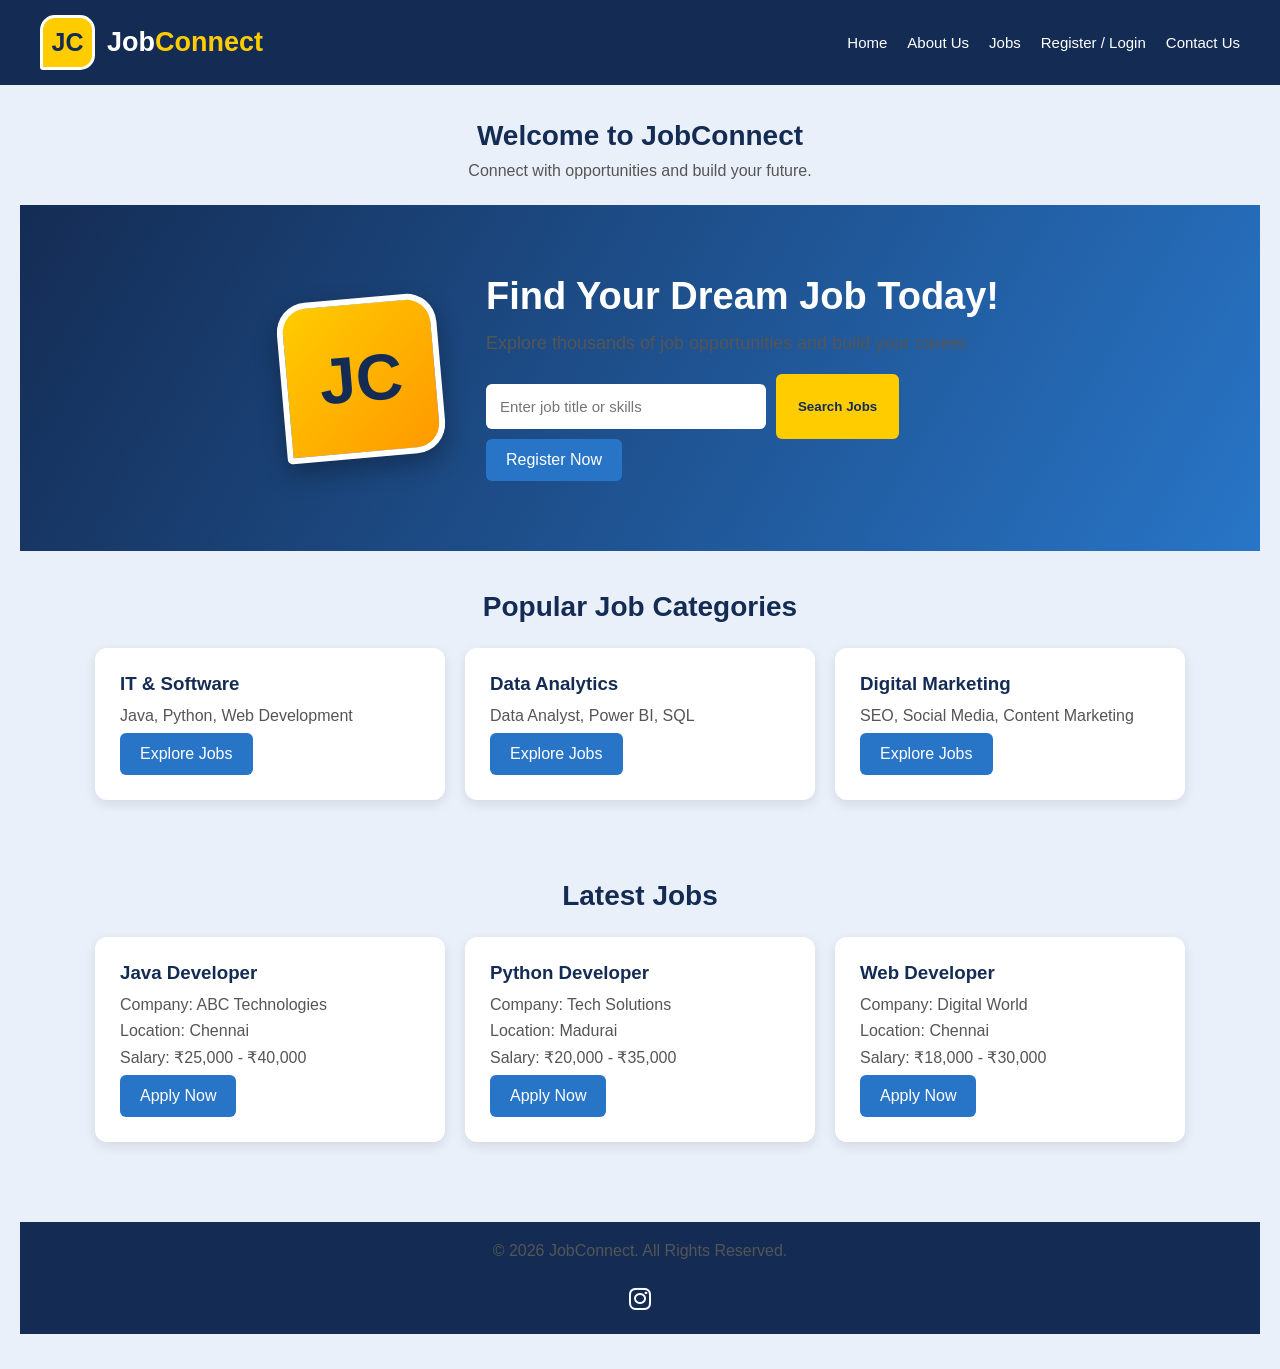
<file: index.html>
<!DOCTYPE html>
<html lang="en">
<head>
    <meta charset="UTF-8">
    <meta name="viewport" content="width=device-width, initial-scale=1.0">
    <title>JobConnect - Home</title>
    <link rel="stylesheet" href="style.css">
    <link rel="stylesheet"
    href="https://cdnjs.cloudflare.com/ajax/libs/font-awesome/6.5.0/css/all.min.css">
</head>
<body>

<header>
    <a href="index.html" class="logo">
        <div class="logo-icon">JC</div>
        <div class="logo-name">Job<span>Connect</span></div>
    </a>

    <nav>
        <a href="index.html">Home</a>
        <a href="about.html">About Us</a>
        <a href="jobs.html">Jobs</a>
        <a href="register.html">Register / Login</a>
        <a href="contact.html">Contact Us</a>
    </nav>
</header>

 <section class="image-section">
    <h2>Welcome to JobConnect</h2>
    <p>Connect with opportunities and build your future.</p>

   <!--  <div class="images">
        <img src="https://images.unsplash.com/photo-1521737711867-e3b97375f902"
             alt="Office Team">

        <img src="https://images.unsplash.com/photo-1498050108023-c5249f4df085"
             alt="Developer">

        <img src="JobConnect Career Logo in Blue and Gold.png"
             alt="JobConnect Logo">

    </div>
</section>

<div class="images">
    <img src="JobConnect Career Logo in Blue and Gold.png"
         alt="JobConnect Career Logo">
</div>-->

<section class="hero">
    <div class="hero-logo">JC</div>

    <div class="hero-content">
        <h1>Find Your Dream Job Today!</h1>
        <p>Explore thousands of job opportunities and build your career.</p>

        <div class="search-box">
            <input type="text" id="homeSearch"
                   placeholder="Enter job title or skills">

            <button type="button" onclick="searchJobs()">
                Search Jobs
            </button>
        </div>

        <a href="register.html" class="apply-btn">
            Register Now
        </a>
    </div>
</section>

<section class="container">
    <h2>Popular Job Categories</h2>

    <div class="cards">

        <div class="card">
            <h3>IT & Software</h3>
            <p>Java, Python, Web Development</p>
            <a href="jobs.html?search=Developer" class="apply-btn">Explore Jobs</a>
        </div>

        <div class="card">
            <h3>Data Analytics</h3>
            <p>Data Analyst, Power BI, SQL</p>
            <a href="jobs.html?search=Data" class="apply-btn">Explore Jobs</a>
        </div>

        <div class="card">
            <h3>Digital Marketing</h3>
            <p>SEO, Social Media, Content Marketing</p>
            <a href="jobs.html?search=Marketing" class="apply-btn">Explore Jobs</a>
        </div>

    </div>
</section>

<section class="container">
    <h2>Latest Jobs</h2>

    <div class="cards">

        <div class="card">
            <h3>Java Developer</h3>
            <p>Company: ABC Technologies</p>
            <p>Location: Chennai</p>
            <p>Salary: ₹25,000 - ₹40,000</p>
            <a href="register.html" class="apply-btn">Apply Now</a>
        </div>

        <div class="card">
            <h3>Python Developer</h3>
            <p>Company: Tech Solutions</p>
            <p>Location: Madurai</p>
            <p>Salary: ₹20,000 - ₹35,000</p>
            <a href="register.html" class="apply-btn">Apply Now</a>
        </div>

        <div class="card">
            <h3>Web Developer</h3>
            <p>Company: Digital World</p>
            <p>Location: Chennai</p>
            <p>Salary: ₹18,000 - ₹30,000</p>
            <a href="register.html" class="apply-btn">Apply Now</a>
        </div>

    </div>
</section>

<footer>
    <p>© 2026 JobConnect. All Rights Reserved.</p>
    <div class="social-icons">
        <a href="https://www.instagram.com/" target="_blank"
           rel="noopener noreferrer">
            <i class="fa-brands fa-instagram"></i>
        </a>
    </div>
</footer>

<script src="script.js"></script>
</body>
</html>
</file>
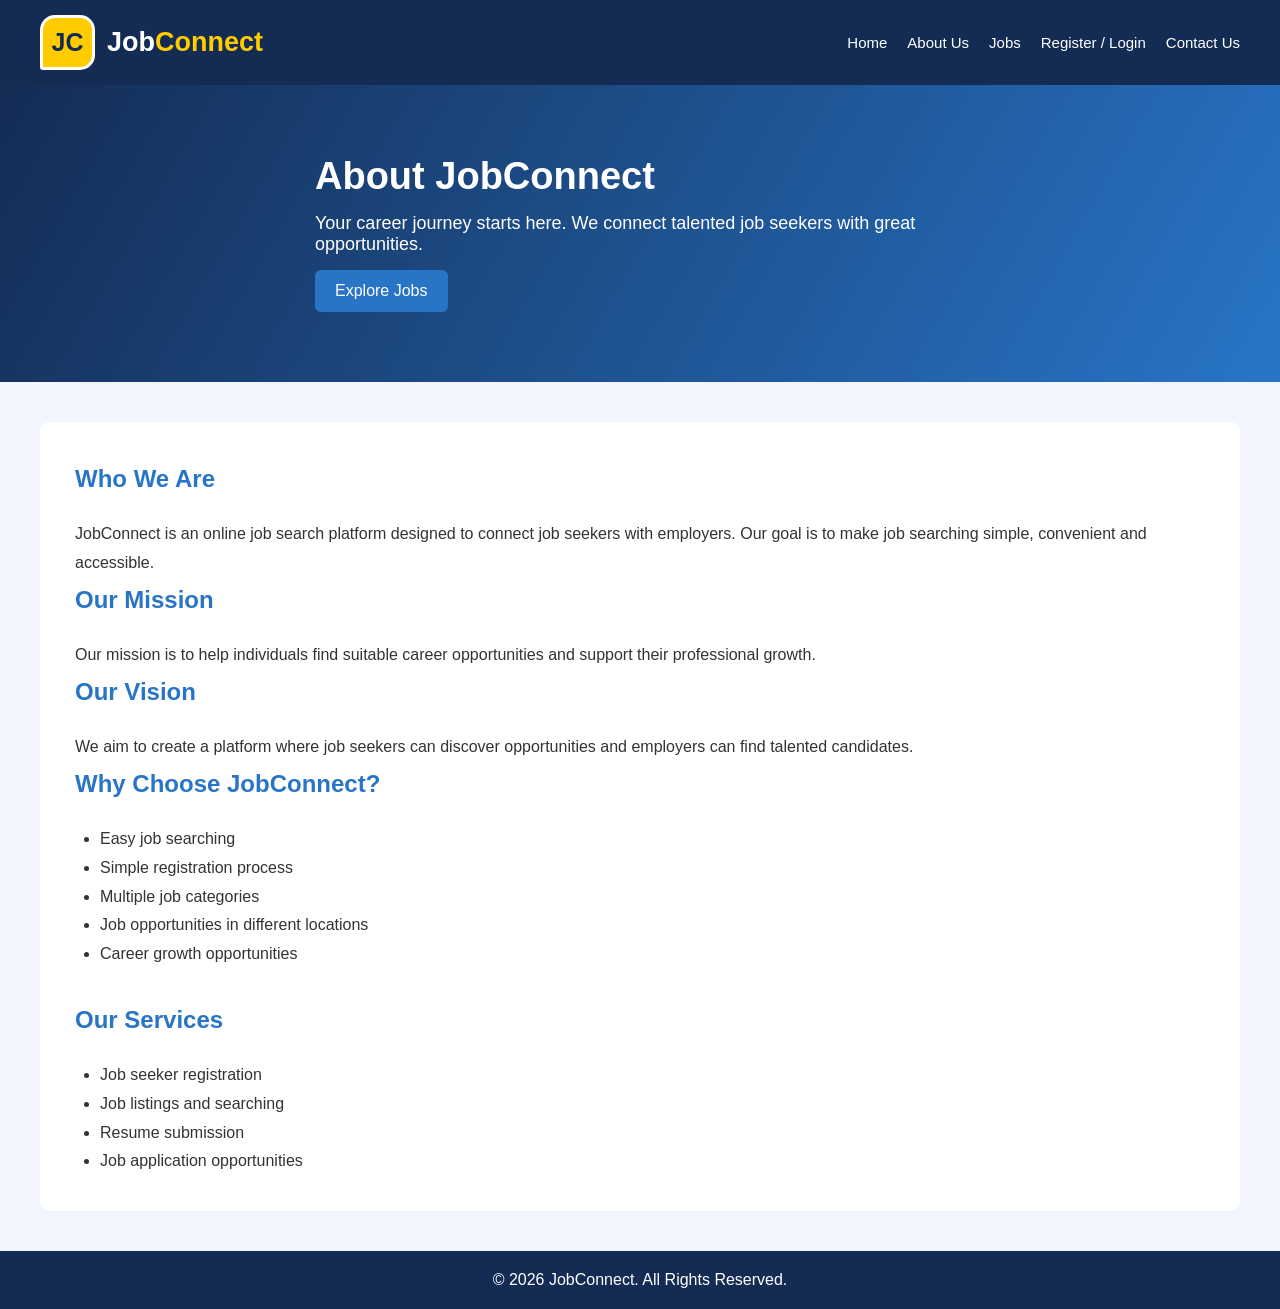
<file: about.html>
<!DOCTYPE html>
<html lang="en">
<head>
    <meta charset="UTF-8">
    <meta name="viewport" content="width=device-width, initial-scale=1.0">
    <title>About JobConnect</title>
    <link rel="stylesheet" href="style.css">
</head>
<body>

<header>
    <a href="index.html" class="logo">
        <div class="logo-icon">JC</div>
        <div class="logo-name">Job<span>Connect</span></div>
    </a>

    <nav>
        <a href="index.html">Home</a>
        <a href="about.html">About Us</a>
        <a href="jobs.html">Jobs</a>
        <a href="register.html">Register / Login</a>
        <a href="contact.html">Contact Us</a>
    </nav>
</header>

<section class="hero">
    <div class="hero-content">
        <h1>About JobConnect</h1>
        <p>Your career journey starts here. We connect talented job seekers with great opportunities.</p>
        <a href="jobs.html" class="apply-btn">Explore Jobs</a>
    </div>
</section>

<section class="about">
    <h1>Who We Are</h1>

    <p>
        JobConnect is an online job search platform designed to
        connect job seekers with employers. Our goal is to make
        job searching simple, convenient and accessible.
    </p>

    <h2>Our Mission</h2>

    <p>
        Our mission is to help individuals find suitable career
        opportunities and support their professional growth.
    </p>

    <h2>Our Vision</h2>

    <p>
        We aim to create a platform where job seekers can discover
        opportunities and employers can find talented candidates.
    </p>

    <h2>Why Choose JobConnect?</h2>

    <ul>
        <li>Easy job searching</li>
        <li>Simple registration process</li>
        <li>Multiple job categories</li>
        <li>Job opportunities in different locations</li>
        <li>Career growth opportunities</li>
    </ul>

    <br>

    <h2>Our Services</h2>

    <ul>
        <li>Job seeker registration</li>
        <li>Job listings and searching</li>
        <li>Resume submission</li>
        <li>Job application opportunities</li>
    </ul>
</section>

<footer>
    <p>© 2026 JobConnect. All Rights Reserved.</p>
</footer>

<script src="script.js"></script>
</body>
</html>
</file>
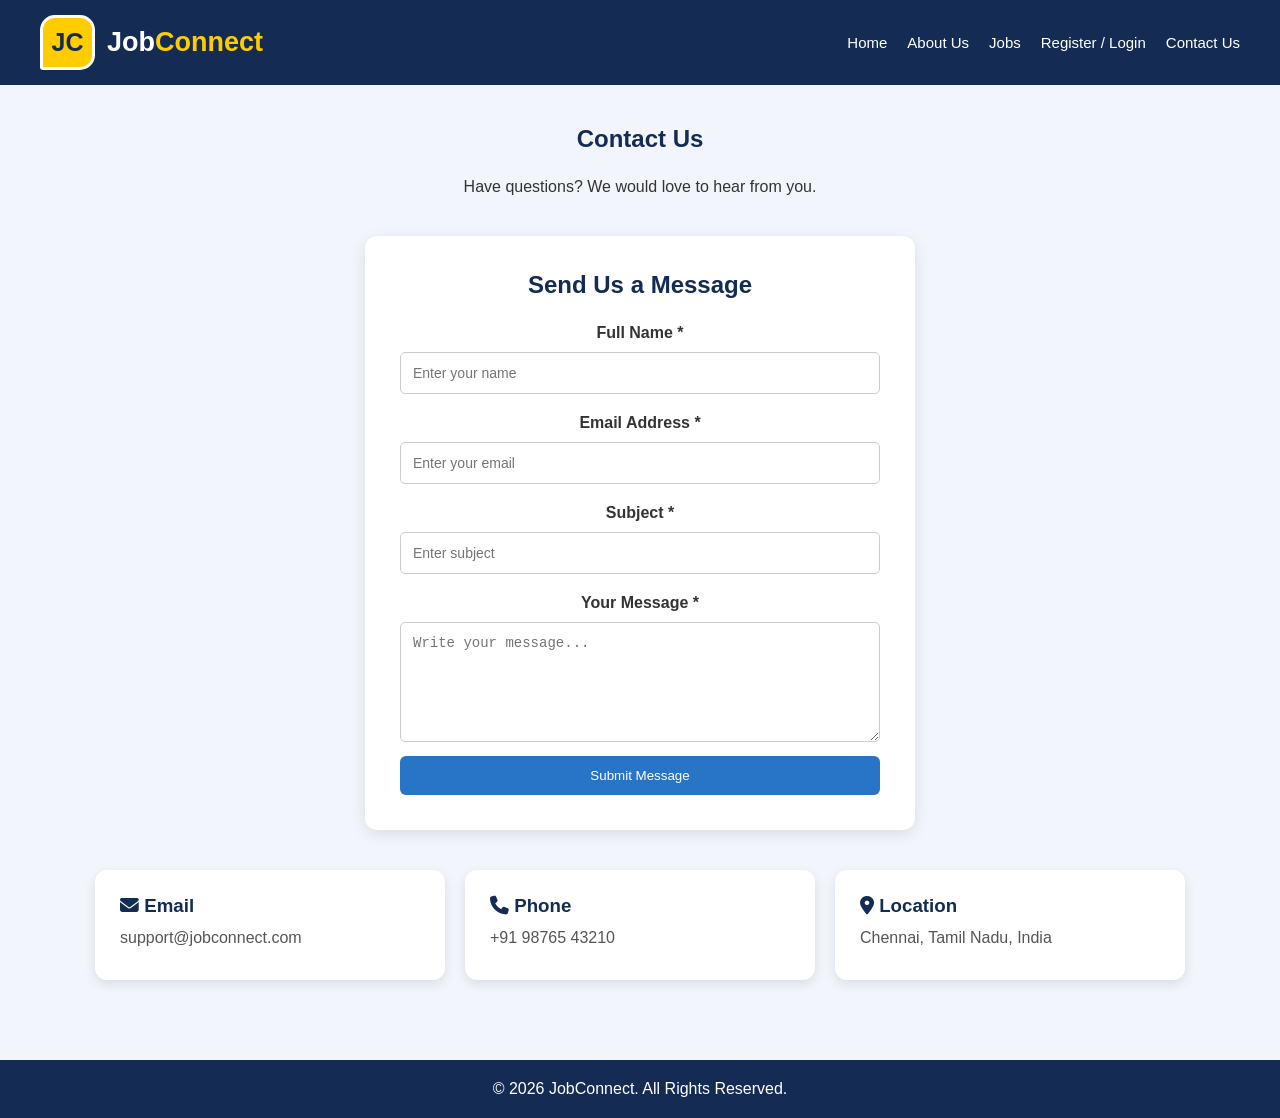
<file: contact.html>
<!DOCTYPE html>
<html lang="en">
<head>
    <meta charset="UTF-8">
    <meta name="viewport" content="width=device-width, initial-scale=1.0">
    <title>Contact JobConnect</title>
    <link rel="stylesheet" href="style.css">
</head>
<body>

<header>
    <a href="index.html" class="logo">
        <div class="logo-icon">JC</div>
        <div class="logo-name">Job<span>Connect</span></div>
    </a>

    <nav>
        <a href="index.html">Home</a>
        <a href="about.html">About Us</a>
        <a href="jobs.html">Jobs</a>
        <a href="register.html">Register / Login</a>
        <a href="contact.html">Contact Us</a>
    </nav>
</header>

<section class="container">

    <h1>Contact Us</h1>
    <p>Have questions? We would love to hear from you.</p>

    <div class="form-container">

        <h1>Send Us a Message</h1>

        <form onsubmit="return contactForm()">

            <label>Full Name *</label>
            <input type="text" id="contactName"
                   placeholder="Enter your name" required>

            <label>Email Address *</label>
            <input type="email" id="contactEmail"
                   placeholder="Enter your email" required>

            <label>Subject *</label>
            <input type="text" id="contactSubject"
                   placeholder="Enter subject" required>

            <label>Your Message *</label>
            <textarea id="contactMessage"
                      placeholder="Write your message..."
                      required></textarea>

            <button type="submit">Submit Message</button>

        </form>

    </div>

    <div class="cards">

        <div class="card">
            <h3><i class="fa-solid fa-envelope"></i> Email</h3>
            <p>support@jobconnect.com</p>
        </div>

        <div class="card">
            <h3><i class="fa-solid fa-phone"></i> Phone</h3>
            <p>+91 98765 43210</p>
        </div>

        <div class="card">
            <h3><i class="fa-solid fa-location-dot"></i> Location</h3>
            <p>Chennai, Tamil Nadu, India</p>
        </div>

    </div>

</section>

<footer>
    <p>© 2026 JobConnect. All Rights Reserved.</p>
</footer>

<link rel="stylesheet"
href="https://cdnjs.cloudflare.com/ajax/libs/font-awesome/6.5.0/css/all.min.css">

<script src="script.js"></script>
</body>
</html>
</file>
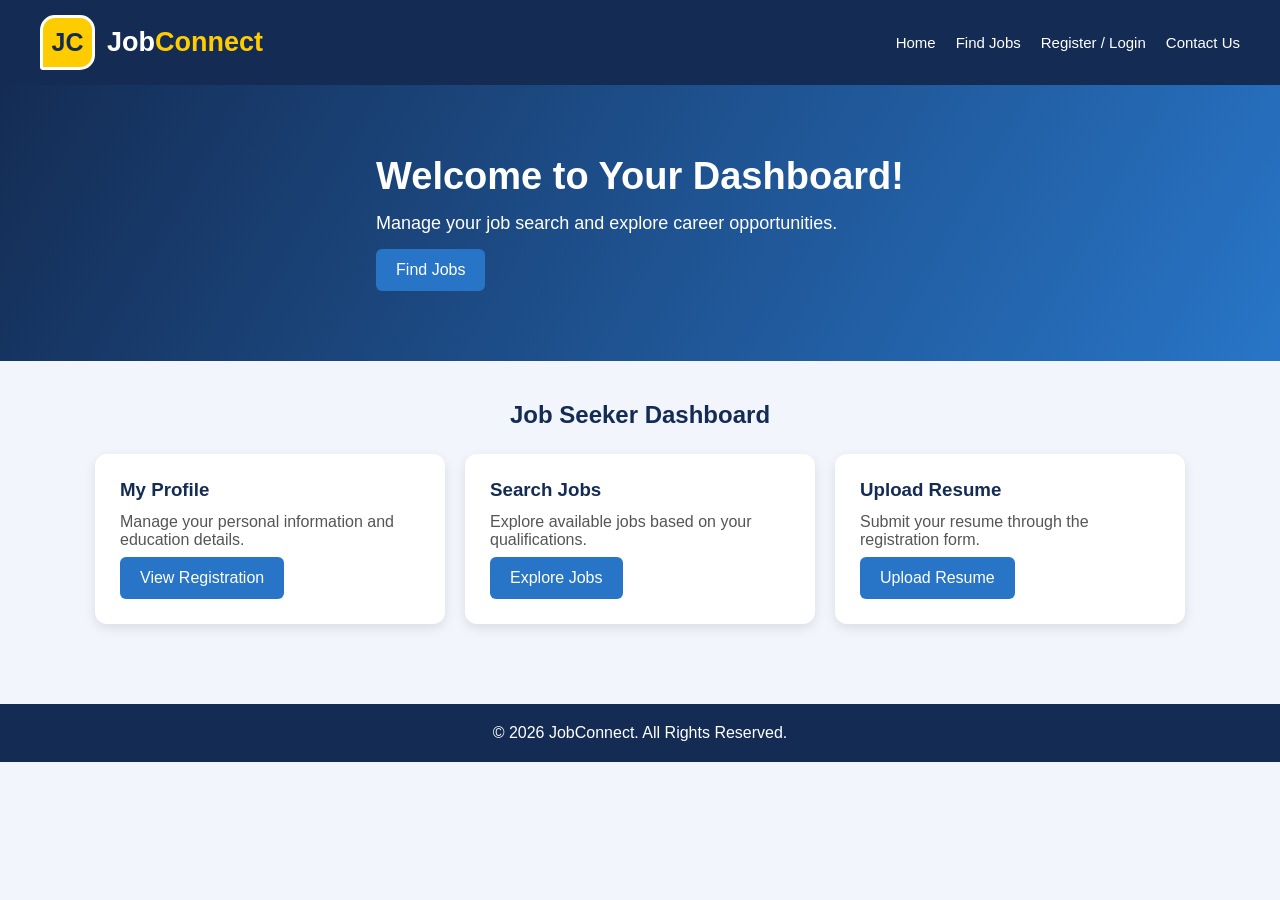
<file: dashboard.html>
<!DOCTYPE html>
<html lang="en">
<head>
    <meta charset="UTF-8">
    <meta name="viewport" content="width=device-width, initial-scale=1.0">
    <title>JobConnect - Dashboard</title>
    <link rel="stylesheet" href="style.css">
</head>
<body>

<header>
    <a href="index.html" class="logo">
        <div class="logo-icon">JC</div>
        <div class="logo-name">Job<span>Connect</span></div>
    </a>

    <nav>
        <a href="index.html">Home</a>
        <a href="jobs.html">Find Jobs</a>
        <a href="register.html">Register / Login</a>
        <a href="contact.html">Contact Us</a>
    </nav>
</header>

<section class="hero">
    <div class="hero-content">
        <h1>Welcome to Your Dashboard!</h1>
        <p>Manage your job search and explore career opportunities.</p>
        <a href="jobs.html" class="apply-btn">Find Jobs</a>
    </div>
</section>

<section class="container">

    <h2>Job Seeker Dashboard</h2>

    <div class="cards">

        <div class="card">
            <h3>My Profile</h3>
            <p>Manage your personal information and education details.</p>
            <a href="register.html" class="apply-btn">View Registration</a>
        </div>

        <div class="card">
            <h3>Search Jobs</h3>
            <p>Explore available jobs based on your qualifications.</p>
            <a href="jobs.html" class="apply-btn">Explore Jobs</a>
        </div>

        <div class="card">
            <h3>Upload Resume</h3>
            <p>Submit your resume through the registration form.</p>
            <a href="register.html" class="apply-btn">Upload Resume</a>
        </div>

    </div>

</section>

<footer>
    <p>© 2026 JobConnect. All Rights Reserved.</p>
</footer>

<script src="script.js"></script>
</body>
</html>
</file>
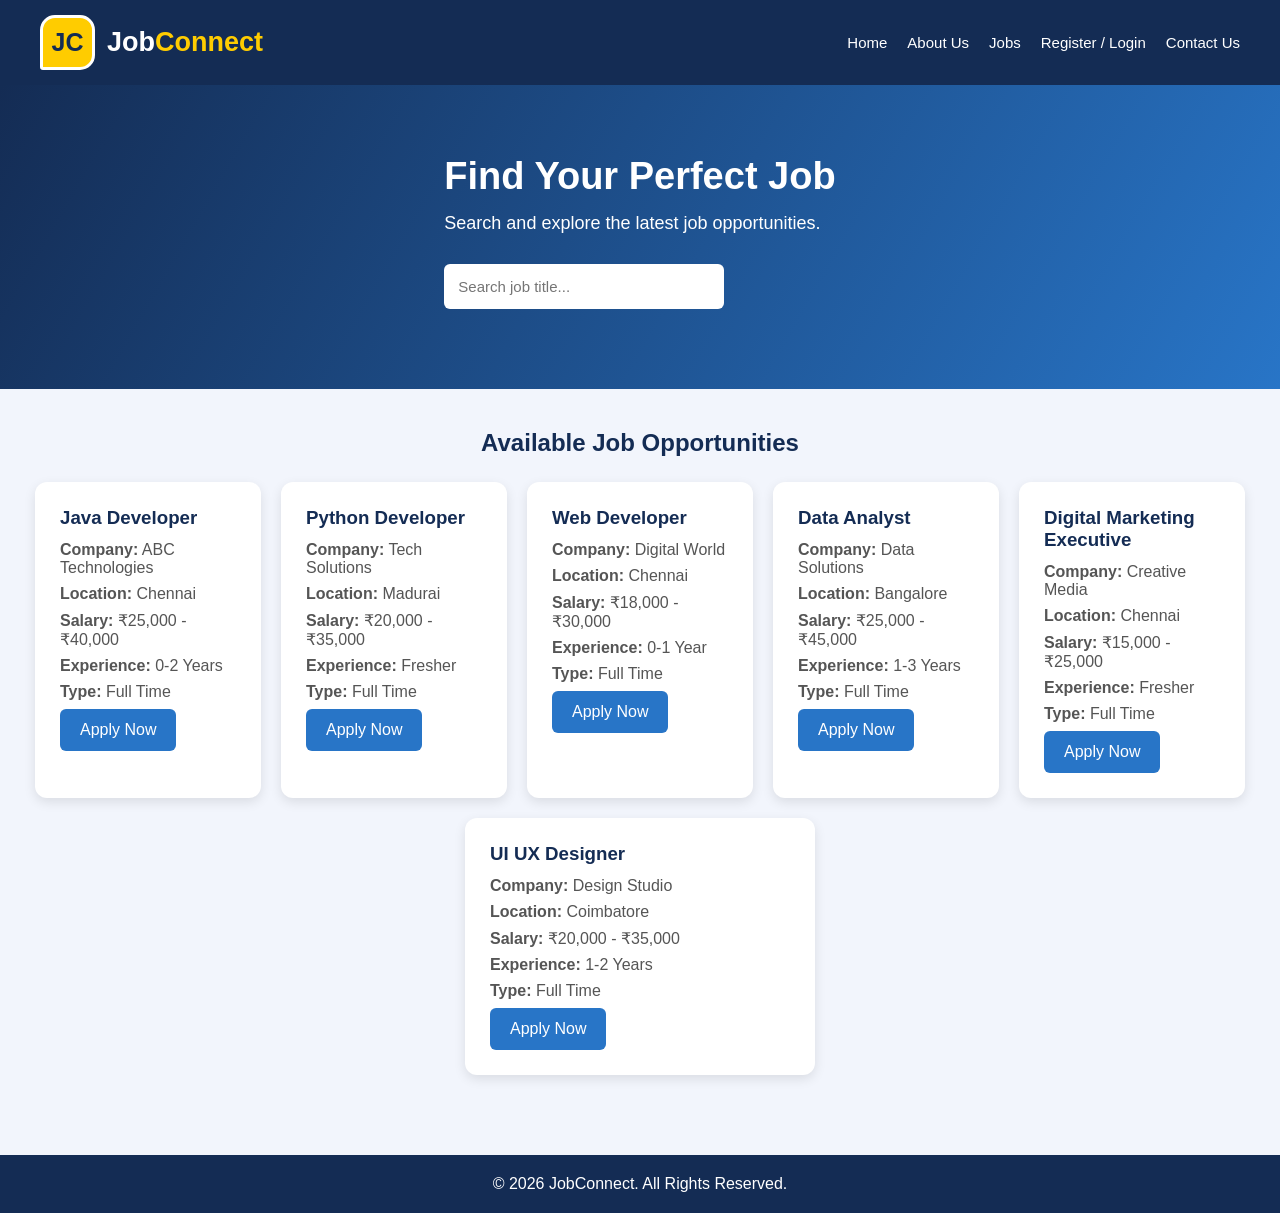
<file: jobs.html>
<!DOCTYPE html>
<html lang="en">
<head>
    <meta charset="UTF-8">
    <meta name="viewport" content="width=device-width, initial-scale=1.0">
    <title>JobConnect - Available Jobs</title>
    <link rel="stylesheet" href="style.css">
</head>
<body>

<header>
    <a href="index.html" class="logo">
        <div class="logo-icon">JC</div>
        <div class="logo-name">Job<span>Connect</span></div>
    </a>

    <nav>
        <a href="index.html">Home</a>
        <a href="about.html">About Us</a>
        <a href="jobs.html">Jobs</a>
        <a href="register.html">Register / Login</a>
        <a href="contact.html">Contact Us</a>
    </nav>
</header>

<section class="hero">
    <div class="hero-content">
        <h1>Find Your Perfect Job</h1>
        <p>Search and explore the latest job opportunities.</p>

        <div class="search-box">
            <input type="text" id="jobSearch"
                   placeholder="Search job title..."
                   oninput="filterJobs()">
        </div>
    </div>
</section>

<section class="container">

    <h2>Available Job Opportunities</h2>

    <div class="cards">

        <div class="card job-card">
            <h3>Java Developer</h3>
            <p><strong>Company:</strong> ABC Technologies</p>
            <p><strong>Location:</strong> Chennai</p>
            <p><strong>Salary:</strong> ₹25,000 - ₹40,000</p>
            <p><strong>Experience:</strong> 0-2 Years</p>
            <p><strong>Type:</strong> Full Time</p>
            <a href="register.html" class="apply-btn">Apply Now</a>
        </div>

        <div class="card job-card">
            <h3>Python Developer</h3>
            <p><strong>Company:</strong> Tech Solutions</p>
            <p><strong>Location:</strong> Madurai</p>
            <p><strong>Salary:</strong> ₹20,000 - ₹35,000</p>
            <p><strong>Experience:</strong> Fresher</p>
            <p><strong>Type:</strong> Full Time</p>
            <a href="register.html" class="apply-btn">Apply Now</a>
        </div>

        <div class="card job-card">
            <h3>Web Developer</h3>
            <p><strong>Company:</strong> Digital World</p>
            <p><strong>Location:</strong> Chennai</p>
            <p><strong>Salary:</strong> ₹18,000 - ₹30,000</p>
            <p><strong>Experience:</strong> 0-1 Year</p>
            <p><strong>Type:</strong> Full Time</p>
            <a href="register.html" class="apply-btn">Apply Now</a>
        </div>

        <div class="card job-card">
            <h3>Data Analyst</h3>
            <p><strong>Company:</strong> Data Solutions</p>
            <p><strong>Location:</strong> Bangalore</p>
            <p><strong>Salary:</strong> ₹25,000 - ₹45,000</p>
            <p><strong>Experience:</strong> 1-3 Years</p>
            <p><strong>Type:</strong> Full Time</p>
            <a href="register.html" class="apply-btn">Apply Now</a>
        </div>

        <div class="card job-card">
            <h3>Digital Marketing Executive</h3>
            <p><strong>Company:</strong> Creative Media</p>
            <p><strong>Location:</strong> Chennai</p>
            <p><strong>Salary:</strong> ₹15,000 - ₹25,000</p>
            <p><strong>Experience:</strong> Fresher</p>
            <p><strong>Type:</strong> Full Time</p>
            <a href="register.html" class="apply-btn">Apply Now</a>
        </div>

        <div class="card job-card">
            <h3>UI UX Designer</h3>
            <p><strong>Company:</strong> Design Studio</p>
            <p><strong>Location:</strong> Coimbatore</p>
            <p><strong>Salary:</strong> ₹20,000 - ₹35,000</p>
            <p><strong>Experience:</strong> 1-2 Years</p>
            <p><strong>Type:</strong> Full Time</p>
            <a href="register.html" class="apply-btn">Apply Now</a>
        </div>

    </div>

    <h3 id="noJobs" style="display:none; margin-top:30px;">
        No jobs found. Try another search.
    </h3>

</section>

<footer>
    <p>© 2026 JobConnect. All Rights Reserved.</p>
</footer>

<script src="script.js"></script>
</body>
</html>
</file>
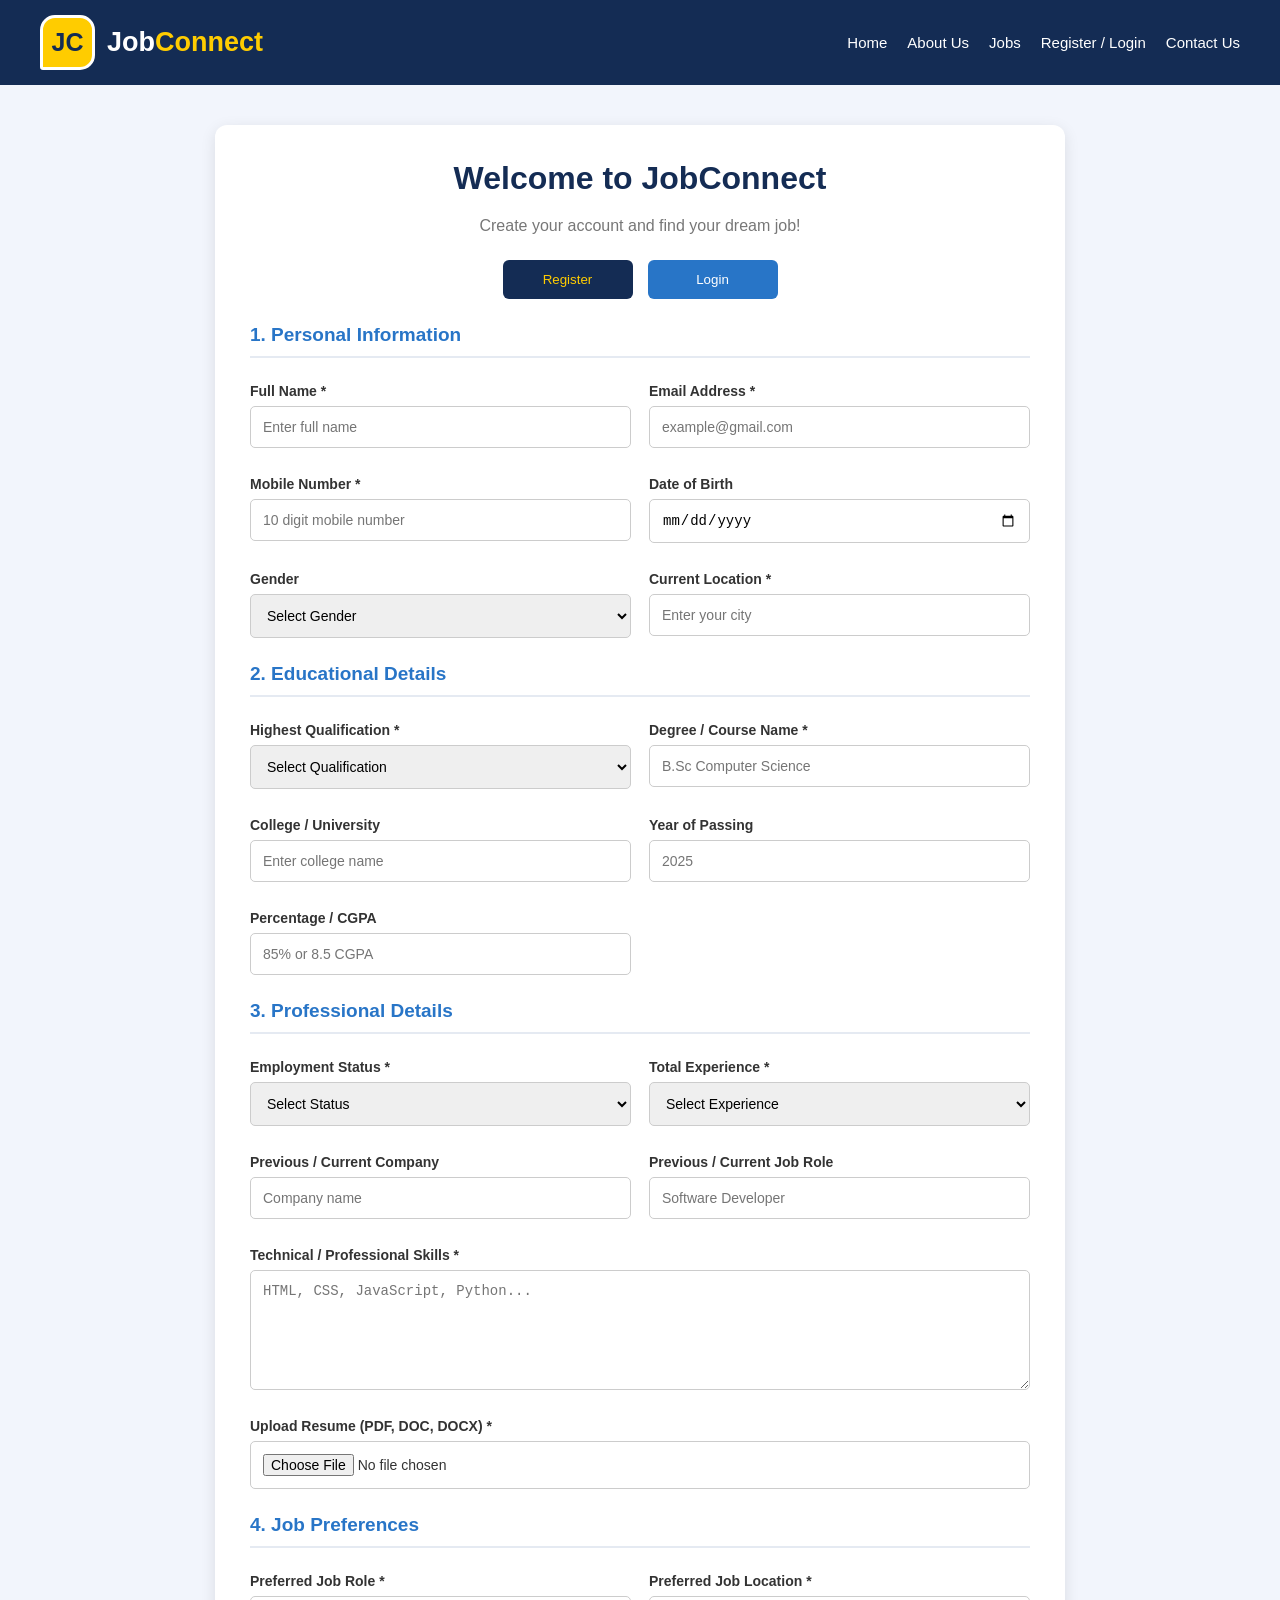
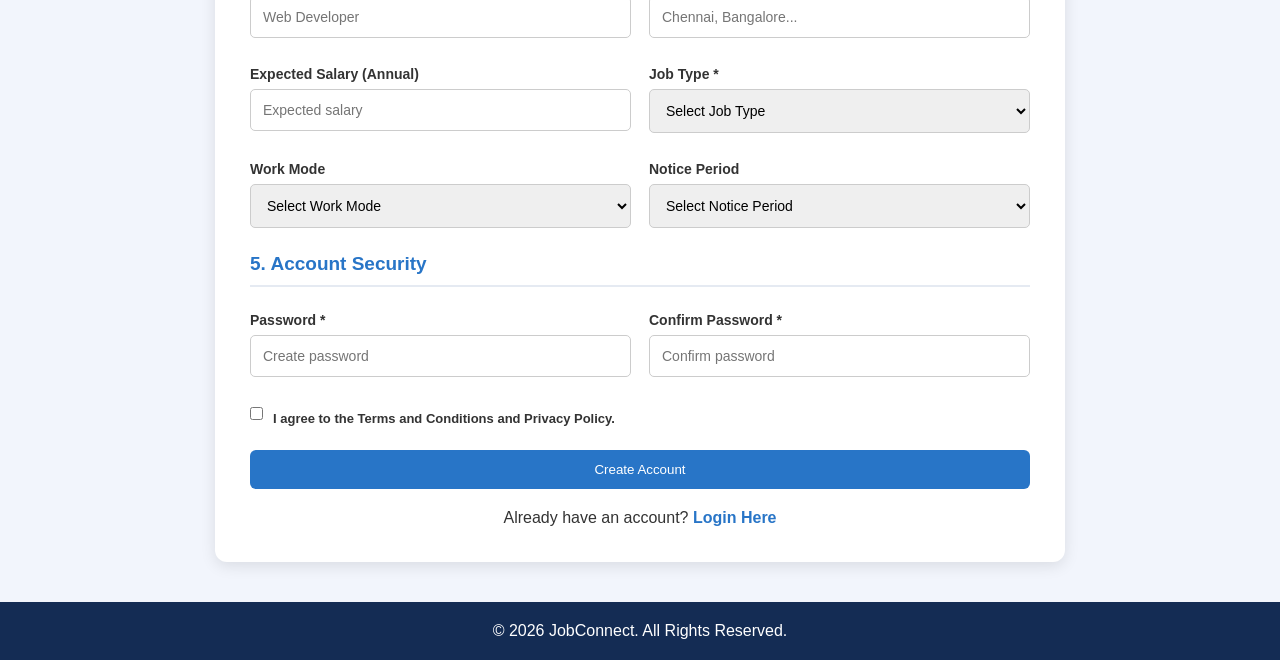
<file: register.html>
<!-- <!DOCTYPE html>
<html lang="en">
<head>
    <meta charset="UTF-8">
    <meta name="viewport" content="width=device-width, initial-scale=1.0">
    <title>JobConnect - Register / Login</title>
    <link rel="stylesheet" href="style.css">
</head>
<body>

<header>
    <a href="index.html" class="logo">
        <div class="logo-icon">JC</div>
        <div class="logo-name">Job<span>Connect</span></div>
    </a>

    <nav>
        <a href="index.html">Home</a>
        <a href="about.html">About Us</a>
        <a href="jobs.html">Jobs</a>
        <a href="register.html">Register / Login</a>
        <a href="contact.html">Contact Us</a>
    </nav>
</header>

<div class="registration-container">

    <h1>Welcome to JobConnect</h1>
    <p class="subtitle">Create your account and find your dream job!</p>

    <div class="form-tabs">
        <button type="button" id="registerTab"
                class="active" onclick="showRegister()">
            Register
        </button>

        <button type="button" id="loginTab"
                onclick="showLogin()">
            Login
        </button>
    </div> -->

    <!-- REGISTRATION SECTION -->

   <!-- <section id="registerSection" class="form-section active">

        <h2>1. Personal Information</h2>

        <form id="registrationForm">

            <div class="form-grid">

                <div class="form-group">
                    <label>Full Name *</label>
                    <input type="text" name="fullName"
                           placeholder="Enter full name" required>
                </div>

                <div class="form-group">
                    <label>Email Address *</label>
                    <input type="email" name="email"
                           placeholder="example@gmail.com" required>
                </div>

                <div class="form-group">
                    <label>Mobile Number *</label>
                    <input type="tel" name="phone"
                           placeholder="10 digit mobile number"
                           pattern="[0-9]{10}" maxlength="10" required>
                </div>

                <div class="form-group">
                    <label>Date of Birth</label>
                    <input type="date" name="dob">
                </div>

                <div class="form-group">
                    <label>Gender</label>
                    <select name="gender">
                        <option value="">Select Gender</option>
                        <option>Male</option>
                        <option>Female</option>
                        <option>Other</option>
                        <option>Prefer not to say</option>
                    </select>
                </div>

                <div class="form-group">
                    <label>Current Location *</label>
                    <input type="text" name="location"
                           placeholder="Enter your city" required>
                </div>

            </div>

            <h2>2. Educational Details</h2>

            <div class="form-grid">

                <div class="form-group">
                    <label>Highest Qualification *</label>
                    <select name="qualification" required>
                        <option value="">Select Qualification</option>
                        <option>10th</option>
                        <option>12th</option>
                        <option>Diploma</option>
                        <option>UG</option>
                        <option>PG</option>
                        <option>PhD</option>
                    </select>
                </div>

                <div class="form-group">
                    <label>Degree / Course Name *</label>
                    <input type="text" name="degree"
                           placeholder="B.Sc Computer Science" required>
                </div>

                <div class="form-group">
                    <label>College / University</label>
                    <input type="text" name="college"
                           placeholder="Enter college name">
                </div>

                <div class="form-group">
                    <label>Year of Passing</label>
                    <input type="number" name="passingYear"
                           placeholder="2025" min="1950" max="2035">
                </div>

                <div class="form-group">
                    <label>Percentage / CGPA</label>
                    <input type="text" name="percentage"
                           placeholder="85% or 8.5 CGPA">
                </div>

            </div>

            <h2>3. Professional Details</h2>

            <div class="form-grid">

                <div class="form-group">
                    <label>Employment Status *</label>
                    <select name="employment" required>
                        <option value="">Select Status</option>
                        <option>Fresher</option>
                        <option>Experienced</option>
                        <option>Currently Working</option>
                        <option>Intern</option>
                    </select>
                </div>

                <div class="form-group">
                    <label>Total Experience *</label>
                    <select name="experience" required>
                        <option value="">Select Experience</option>
                        <option>Fresher</option>
                        <option>Less than 1 year</option>
                        <option>1-2 years</option>
                        <option>3-5 years</option>
                        <option>5-10 years</option>
                        <option>Above 10 years</option>
                    </select>
                </div>

                <div class="form-group">
                    <label>Previous / Current Company</label>
                    <input type="text" name="company"
                           placeholder="Company name">
                </div>

                <div class="form-group">
                    <label>Previous / Current Job Role</label>
                    <input type="text" name="jobRole"
                           placeholder="Software Developer">
                </div>

                <div class="form-group full-width">
                    <label>Technical / Professional Skills *</label>
                    <textarea name="skills"
                              placeholder="HTML, CSS, JavaScript, Python..."
                              required></textarea>
                </div>

                <div class="form-group full-width">
                    <label>Upload Resume (PDF, DOC, DOCX) *</label>
                    <input type="file" name="resume" id="resume"
                           accept=".pdf,.doc,.docx" required>
                </div>

            </div>

            <h2>4. Job Preferences</h2>

            <div class="form-grid">

                <div class="form-group">
                    <label>Preferred Job Role *</label>
                    <input type="text" name="preferredRole"
                           placeholder="Web Developer" required>
                </div>

                <div class="form-group">
                    <label>Preferred Job Location *</label>
                    <input type="text" name="preferredLocation"
                           placeholder="Chennai, Bangalore..." required>
                </div>

                <div class="form-group">
                    <label>Expected Salary (Annual)</label>
                    <input type="number" name="salary"
                           placeholder="Expected salary" min="0">
                </div>

                <div class="form-group">
                    <label>Job Type *</label>
                    <select name="jobType" required>
                        <option value="">Select Job Type</option>
                        <option>Full Time</option>
                        <option>Part Time</option>
                        <option>Internship</option>
                        <option>Freelance</option>
                        <option>Contract</option>
                    </select>
                </div>

                <div class="form-group">
                    <label>Work Mode</label>
                    <select name="workMode">
                        <option value="">Select Work Mode</option>
                        <option>Work From Office</option>
                        <option>Work From Home</option>
                        <option>Hybrid</option>
                    </select>
                </div>

                <div class="form-group">
                    <label>Notice Period</label>
                    <select name="noticePeriod">
                        <option value="">Select Notice Period</option>
                        <option>Immediately Available</option>
                        <option>15 Days</option>
                        <option>30 Days</option>
                        <option>60 Days</option>
                        <option>90 Days</option>
                    </select>
                </div>

            </div>

            <h2>5. Account Security</h2>

            <div class="form-grid">

                <div class="form-group">
                    <label>Password *</label>
                    <input type="password" id="password"
                           name="password"
                           placeholder="Create password"
                           minlength="8" required>
                </div>

                <div class="form-group">
                    <label>Confirm Password *</label>
                    <input type="password" id="confirmPassword"
                           placeholder="Confirm password" required>
                </div>

            </div>

            <div class="checkbox">
                <input type="checkbox" id="terms" required>
                <label for="terms">
                    I agree to the Terms and Conditions and Privacy Policy.
                </label>
            </div>

            <button type="submit">Create Account</button>

            <p class="message" id="registerMessage"></p>

            <p class="switch-link">
                Already have an account?
                <a href="#" onclick="showLogin(); return false;">Login Here</a>
            </p>

        </form>
    </section> -->


    <!-- LOGIN SECTION -->

    <!-- <section id="loginSection" class="form-section">

        <div class="login-logo">JC</div>

        <h2>Job Seeker Login</h2>

        <p class="subtitle">Login to explore job opportunities.</p>

        <form id="loginForm">

            <div class="form-group">
                <label>Email Address *</label>
                <input type="email" id="loginEmail"
                       placeholder="Enter your email" required>
            </div>

            <div class="form-group">
                <label>Password *</label>
                <input type="password" id="loginPassword"
                       placeholder="Enter your password" required>
            </div>

            <button type="submit">Login</button>

            <p class="message" id="loginMessage"></p>

            <p class="switch-link">
                Don't have an account?
                <a href="#" onclick="showRegister(); return false;">
                    Register Here
                </a>
            </p>

        </form>
    </section>

</div>

<footer>
    <p>© 2026 JobConnect. All Rights Reserved.</p>
</footer>

<script src="script.js"></script>
</body>
</html>-->


<!DOCTYPE html>
<html lang="en">
<head>
    <meta charset="UTF-8">
    <meta name="viewport" content="width=device-width, initial-scale=1.0">
    <title>JobConnect - Register / Login</title>
    <link rel="stylesheet" href="style.css">
</head>
<body>

<header>
    <a href="index.html" class="logo">
        <div class="logo-icon">JC</div>
        <div class="logo-name">Job<span>Connect</span></div>
    </a>

    <nav>
        <a href="index.html">Home</a>
        <a href="about.html">About Us</a>
        <a href="jobs.html">Jobs</a>
        <a href="register.html">Register / Login</a>
        <a href="contact.html">Contact Us</a>
    </nav>
</header>

<div class="registration-container">

    <h1>Welcome to JobConnect</h1>
    <p class="subtitle">Create your account and find your dream job!</p>

    <div class="form-tabs">

        <button type="button" id="registerTab" class="active" onclick="showRegister()">
            Register
        </button>

        <button type="button" id="loginTab" onclick="showLogin()">
            Login
        </button>

    </div>

    <!-- REGISTRATION -->

    <section id="registerSection" class="form-section active">

        <h2>1. Personal Information</h2>

        <form id="registrationForm">

            <div class="form-grid">

                <div class="form-group">
                    <label>Full Name *</label>
                    <input type="text" name="fullName" placeholder="Enter full name" required>
                </div>

                <div class="form-group">
                    <label>Email Address *</label>
                    <input type="email" name="email" placeholder="example@gmail.com" required>
                </div>

                <div class="form-group">
                    <label>Mobile Number *</label>
                    <input type="tel" name="phone" placeholder="10 digit mobile number" pattern="[0-9]{10}" maxlength="10" required>
                </div>

                <div class="form-group">
                    <label>Date of Birth</label>
                    <input type="date" name="dob">
                </div>

                <div class="form-group">
                    <label>Gender</label>
                    <select name="gender">
                        <option value="">Select Gender</option>
                        <option>Male</option>
                        <option>Female</option>
                        <option>Other</option>
                        <option>Prefer not to say</option>
                    </select>
                </div>

                <div class="form-group">
                    <label>Current Location *</label>
                    <input type="text" name="location" placeholder="Enter your city" required>
                </div>

            </div>

            <h2>2. Educational Details</h2>

            <div class="form-grid">

                <div class="form-group">
                    <label>Highest Qualification *</label>
                    <select name="qualification" required>
                        <option value="">Select Qualification</option>
                        <option>10th</option>
                        <option>12th</option>
                        <option>Diploma</option>
                        <option>UG</option>
                        <option>PG</option>
                        <option>PhD</option>
                    </select>
                </div>

                <div class="form-group">
                    <label>Degree / Course Name *</label>
                    <input type="text" name="degree" placeholder="B.Sc Computer Science" required>
                </div>

                <div class="form-group">
                    <label>College / University</label>
                    <input type="text" name="college" placeholder="Enter college name">
                </div>

                <div class="form-group">
                    <label>Year of Passing</label>
                    <input type="number" name="passingYear" placeholder="2025" min="1950" max="2035">
                </div>

                <div class="form-group">
                    <label>Percentage / CGPA</label>
                    <input type="text" name="percentage" placeholder="85% or 8.5 CGPA">
                </div>

            </div>

            <h2>3. Professional Details</h2>

            <div class="form-grid">

                <div class="form-group">
                    <label>Employment Status *</label>
                    <select name="employment" required>
                        <option value="">Select Status</option>
                        <option>Fresher</option>
                        <option>Experienced</option>
                        <option>Currently Working</option>
                        <option>Intern</option>
                    </select>
                </div>

                <div class="form-group">
                    <label>Total Experience *</label>
                    <select name="experience" required>
                        <option value="">Select Experience</option>
                        <option>Fresher</option>
                        <option>Less than 1 year</option>
                        <option>1-2 years</option>
                        <option>3-5 years</option>
                        <option>5-10 years</option>
                        <option>Above 10 years</option>
                    </select>
                </div>

                <div class="form-group">
                    <label>Previous / Current Company</label>
                    <input type="text" name="company" placeholder="Company name">
                </div>

                <div class="form-group">
                    <label>Previous / Current Job Role</label>
                    <input type="text" name="jobRole" placeholder="Software Developer">
                </div>

                <div class="form-group full-width">
                    <label>Technical / Professional Skills *</label>
                    <textarea name="skills" placeholder="HTML, CSS, JavaScript, Python..." required></textarea>
                </div>

                <div class="form-group full-width">
                    <label>Upload Resume (PDF, DOC, DOCX) *</label>
                    <input type="file" name="resume" id="resume" accept=".pdf,.doc,.docx" required>
                </div>

            </div>

            <h2>4. Job Preferences</h2>

            <div class="form-grid">

                <div class="form-group">
                    <label>Preferred Job Role *</label>
                    <input type="text" name="preferredRole" placeholder="Web Developer" required>
                </div>

                <div class="form-group">
                    <label>Preferred Job Location *</label>
                    <input type="text" name="preferredLocation" placeholder="Chennai, Bangalore..." required>
                </div>

                <div class="form-group">
                    <label>Expected Salary (Annual)</label>
                    <input type="number" name="salary" placeholder="Expected salary" min="0">
                </div>

                <div class="form-group">
                    <label>Job Type *</label>
                    <select name="jobType" required>
                        <option value="">Select Job Type</option>
                        <option>Full Time</option>
                        <option>Part Time</option>
                        <option>Internship</option>
                        <option>Freelance</option>
                        <option>Contract</option>
                    </select>
                </div>

                <div class="form-group">
                    <label>Work Mode</label>
                    <select name="workMode">
                        <option value="">Select Work Mode</option>
                        <option>Work From Office</option>
                        <option>Work From Home</option>
                        <option>Hybrid</option>
                    </select>
                </div>

                <div class="form-group">
                    <label>Notice Period</label>
                    <select name="noticePeriod">
                        <option value="">Select Notice Period</option>
                        <option>Immediately Available</option>
                        <option>15 Days</option>
                        <option>30 Days</option>
                        <option>60 Days</option>
                        <option>90 Days</option>
                    </select>
                </div>

            </div>

            <h2>5. Account Security</h2>

            <div class="form-grid">

                <div class="form-group">
                    <label>Password *</label>
                    <input type="password" id="password" name="password" placeholder="Create password" minlength="8" required>
                </div>

                <div class="form-group">
                    <label>Confirm Password *</label>
                    <input type="password" id="confirmPassword" placeholder="Confirm password" required>
                </div>

            </div>

            <div class="checkbox">
                <input type="checkbox" id="terms" required>
                <label for="terms">
                    I agree to the Terms and Conditions and Privacy Policy.
                </label>
            </div>

            <button type="submit" class="submit-btn">Create Account</button>

            <p class="message" id="registerMessage"></p>

            <p class="switch-link">
                Already have an account?
                <a href="#" onclick="showLogin(); return false;">Login Here</a>
            </p>

        </form>
    </section>

    <!-- LOGIN -->

    <section id="loginSection" class="form-section">

        <div class="login-logo">JC</div>

        <h2>Job Seeker Login</h2>

        <p class="subtitle">Login to explore job opportunities.</p>

        <form id="loginForm">

            <div class="form-group">
                <label>Email Address *</label>
                <input type="email" id="loginEmail" placeholder="Enter your email" required>
            </div>

            <div class="form-group">
                <label>Password *</label>
                <input type="password" id="loginPassword" placeholder="Enter your password" required>
            </div>

            <button type="submit" class="submit-btn">Login</button>

            <p class="message" id="loginMessage"></p>

            <p class="switch-link">
                Don't have an account?
                <a href="#" onclick="showRegister(); return false;">Register Here</a>
            </p>

        </form>

    </section>

</div>

<footer>
    <p>© 2026 JobConnect. All Rights Reserved.</p>
</footer>

<script src="script.js"></script>
</body>
</html>
</file>
<file: style.css>
<!--
/* =================================
   1. GENERAL SETTINGS
================================= */

* {
    margin: 0;
    padding: 0;
    box-sizing: border-box;
}

body {
    font-family: Arial, sans-serif;
    background: #f2f5fc;
    color: #333;
    overflow-x: hidden;
    animation: pageLoad 0.7s ease-in;
}

@keyframes pageLoad {
    from { opacity: 0; }
    to { opacity: 1; }
}


/* =================================
   2. HEADER AND NAVIGATION
================================= */

header {
    display: flex;
    align-items: center;
    justify-content: space-between;
    padding: 15px 40px;
    background: #142c54;
    flex-wrap: wrap;
}

.logo {
    display: flex;
    align-items: center;
    gap: 12px;
    text-decoration: none;
}

.logo-icon {
    width: 55px;
    height: 55px;
    background: #ffcc00;
    color: #142c54;
    border: 3px solid white;
    border-radius: 15px 15px 15px 3px;
    display: flex;
    align-items: center;
    justify-content: center;
    font-size: 25px;
    font-weight: bold;
}

.logo-name {
    color: white;
    font-size: 27px;
    font-weight: bold;
}

.logo-name span {
    color: #ffcc00;
}

nav {
    display: flex;
    gap: 20px;
    flex-wrap: wrap;
}

nav a {
    color: white;
    text-decoration: none;
    font-size: 15px;
    transition: 0.3s;
}

nav a:hover {
    color: #ffcc00;
}


/* =================================
   3. IMAGE SECTION
================================= 

.image-section {
    text-align: center;
    padding: 35px 20px;
    background: #eaf0fa;
}

.image-section h2 {
    color: #142c54;
    font-size: 28px;
    margin-bottom: 10px;
}

.image-section p {
    color: #555;
    margin-bottom: 25px;
}

.images {
    display: flex;
    justify-content: center;
    align-items: center;
    gap: 25px;
    flex-wrap: wrap;
}

.images img {
    width: 200px;
    height: 140px;
    object-fit: cover;
    border-radius: 12px;
    border: 3px solid white;
    box-shadow: 0 5px 15px rgba(0,0,0,0.2);
    transition: 0.4s;
}

.images img:hover {
    transform: scale(1.08);
}*/

/* =================================
   3. CENTERED JOBCONNECT IMAGE
================================= */

.image-section {
    text-align: center;
    padding: 35px 20px;
    background: #eaf0fa;
}

.image-section h2 {
    color: #142c54;
    font-size: 28px;
    margin-bottom: 10px;
}

.image-section p {
    color: #555;
    margin-bottom: 25px;
}

.images {
    display: flex;
    justify-content: center;
    align-items: center;
    width: 100%;
}

.images img {
    width: 260px;
    height: 200px;
    object-fit: contain;
    display: block;
    margin: auto;
    border-radius: 12px;
    border: 3px solid white;
    background: white;
    box-shadow: 0 5px 15px rgba(0,0,0,0.2);
    transition: 0.4s;
}

.images img:hover {
    transform: scale(1.08);
}


/* =================================
   4. HERO SECTION
================================= */

.hero {
    display: flex;
    align-items: center;
    justify-content: center;
    gap: 45px;
    padding: 70px 40px;
    color: white;

    background: linear-gradient(
        120deg,
        #142c54,
        #2875c7,
        #4ca1af
    );

    background-size: 200% 200%;
    animation: gradientMove 6s ease infinite;
}

@keyframes gradientMove {
    0% { background-position: 0% 50%; }
    50% { background-position: 100% 50%; }
    100% { background-position: 0% 50%; }
}

.hero-logo {
    width: 160px;
    height: 160px;
    flex-shrink: 0;
    background: linear-gradient(135deg, #ffcc00, #ff9900);
    border: 6px solid white;
    border-radius: 30px 30px 30px 5px;
    display: flex;
    align-items: center;
    justify-content: center;
    font-size: 65px;
    font-weight: bold;
    color: #142c54;
    box-shadow: 0 10px 25px rgba(0,0,0,0.3);
    transform: rotate(-5deg);
    transition: 0.4s;
}

.hero-logo:hover {
    transform: rotate(0deg) scale(1.1);
}

.hero-content {
    max-width: 650px;
    text-align: left;
}

.hero-content h1 {
    font-size: 38px;
}

.hero-content p {
    font-size: 18px;
    margin: 15px 0;
}


/* =================================
   5. SEARCH BOX
================================= */

.search-box {
    display: flex;
    gap: 10px;
    flex-wrap: wrap;
    margin-top: 20px;
}

.search-box input {
    padding: 14px;
    width: 280px;
    border: none;
    border-radius: 6px;
    font-size: 15px;
}

.search-box button {
    padding: 14px 22px;
    background: #ffcc00;
    color: #142c54;
    border: none;
    border-radius: 6px;
    cursor: pointer;
    font-weight: bold;
}


/* =================================
   6. COMMON CONTAINER
================================= */

.container {
    padding: 40px 35px;
    text-align: center;
}

.container h1,
.container h2 {
    color: #142c54;
    margin-bottom: 25px;
}


/* =================================
   7. JOB CARDS
================================= */

.cards {
    display: flex;
    justify-content: center;
    gap: 20px;
    flex-wrap: wrap;
}

.card {
    background: white;
    padding: 25px;
    border-radius: 12px;
    box-shadow: 0 4px 12px rgba(0,0,0,0.1);
    flex: 1;
    min-width: 220px;
    max-width: 350px;
    text-align: left;
    transition: 0.4s;
}

.card:hover {
    transform: translateY(-8px);
    box-shadow: 0 10px 25px rgba(0,0,0,0.2);
}

.card h3 {
    color: #142c54;
    margin-bottom: 12px;
}

.card p {
    color: #555;
    margin: 8px 0;
}


/* =================================
   8. BUTTONS
================================= */

button,
.apply-btn {
    display: inline-block;
    padding: 12px 20px;
    background: #2875c7;
    color: white;
    border: none;
    border-radius: 6px;
    text-decoration: none;
    cursor: pointer;
    transition: 0.3s;
}

button:hover,
.apply-btn:hover {
    background: #142c54;
    color: white;
}


/* =================================
   9. COMMON FORMS
================================= */

.form-container,
.registration-container,
.login-container {
    background: white;
    max-width: 850px;
    margin: 40px auto;
    padding: 35px;
    border-radius: 12px;
    box-shadow: 0 4px 15px rgba(0,0,0,0.1);
}

.form-container h1,
.registration-container h1,
.login-container h1 {
    text-align: center;
    color: #142c54;
    margin-bottom: 20px;
}

label {
    display: block;
    margin-top: 10px;
    font-weight: bold;
}

input,
select,
textarea {
    width: 100%;
    padding: 12px;
    margin: 10px 0;
    border: 1px solid #ccc;
    border-radius: 5px;
    font-size: 14px;
}

input:focus,
select:focus,
textarea:focus {
    outline: none;
    border-color: #2875c7;
}

textarea {
    min-height: 120px;
    resize: vertical;
}


/* =================================
   10. REGISTRATION FORM
================================= */

.registration-container {
    max-width: 850px;
}

.registration-container .subtitle {
    text-align: center;
    color: #777;
    margin-bottom: 25px;
}

.registration-container h2 {
    color: #2875c7;
    font-size: 19px;
    margin: 25px 0 15px;
    padding-bottom: 10px;
    border-bottom: 2px solid #e5eaf2;
}

.form-grid {
    display: grid;
    grid-template-columns: 1fr 1fr;
    gap: 18px;
}

.form-group {
    display: flex;
    flex-direction: column;
}

.form-group label {
    font-size: 14px;
    margin-bottom: 7px;
}

.form-group input,
.form-group select,
.form-group textarea {
    margin: 0;
}

.full-width {
    grid-column: 1 / -1;
}

.checkbox {
    display: flex;
    align-items: center;
    gap: 10px;
    margin-top: 20px;
}

.checkbox input {
    width: auto;
}

.message {
    text-align: center;
    margin-top: 15px;
}

.switch-link {
    text-align: center;
    margin-top: 20px;
}

.switch-link a {
    color: #2875c7;
    font-weight: bold;
    cursor: pointer;
    text-decoration: none;
}


/* =================================
   11. LOGIN FORM
================================= */

.login-container {
    max-width: 450px;
    text-align: center;
}

.login-container form {
    text-align: left;
}

.login-container label {
    text-align: left;
}

.login-container .login-logo {
    width: 75px;
    height: 75px;
    margin: auto;
    background: #ffcc00;
    color: #142c54;
    display: flex;
    align-items: center;
    justify-content: center;
    font-size: 30px;
    font-weight: bold;
    border-radius: 15px;
}

.register-link {
    margin-top: 20px;
}

.register-link a {
    color: #2875c7;
    text-decoration: none;
    font-weight: bold;
}


/* =================================
   12. ABOUT SECTION
================================= */

.about {
    background: white;
    margin: 40px;
    padding: 35px;
    border-radius: 10px;
    text-align: left;
    line-height: 1.8;
}

.about h1 {
    color: #2875c7;
    margin-bottom: 20px;
}

.about ul {
    margin-left: 25px;
}


/* =================================
   13. FOOTER
================================= */

footer {
    background: #142c54;
    color: white;
    text-align: center;
    padding: 20px;
    margin-top: 40px;
}

.social-icons {
    margin-top: 15px;
}

.social-icons a {
    color: white;
    font-size: 25px;
}

.social-icons a:hover {
    color: #ffcc00;
}


/* =================================
   14. RESPONSIVE DESIGN
================================= */

@media(max-width: 768px) {

    header {
        flex-direction: column;
        gap: 15px;
        padding: 15px;
    }

    nav {
        justify-content: center;
        gap: 12px;
    }

    .hero {
        flex-direction: column;
        text-align: center;
        padding: 45px 20px;
    }

    .hero-content {
        text-align: center;
    }

    .hero-content h1 {
        font-size: 26px;
    }

    .hero-logo {
        width: 120px;
        height: 120px;
        font-size: 45px;
    }

    .container {
        padding: 25px 15px;
    }

    .images img {
        width: 150px;
        height: 110px;
    }

    .about {
        margin: 20px;
    }

    .form-container,
    .registration-container,
    .login-container {
        margin: 20px;
        padding: 22px;
    }

}

@media(max-width: 600px) {

    .form-grid {
        grid-template-columns: 1fr;
    }

    .full-width {
        grid-column: auto;
    }

    .search-box input,
    .search-box button {
        width: 100%;
    }

    .card {
        width: 100%;
        max-width: none;
    }

    .logo-name {
        font-size: 23px;
    }

    nav a {
        font-size: 13px;
    }

}

@media(prefers-reduced-motion: reduce) {

    *,
    *::before,
    *::after {
        animation: none !important;
        transition: none !important;
    }

}-->



/* =================================
   1. GENERAL SETTINGS
================================= */

* {
    margin: 0;
    padding: 0;
    box-sizing: border-box;
}

body {
    font-family: Arial, sans-serif;
    background: #f2f5fc;
    color: #333;
    overflow-x: hidden;
    animation: pageLoad 0.7s ease-in;
}

@keyframes pageLoad {
    from { opacity: 0; }
    to { opacity: 1; }
}


/* =================================
   2. HEADER
================================= */

header {
    display: flex;
    align-items: center;
    justify-content: space-between;
    padding: 15px 40px;
    background: #142c54;
    flex-wrap: wrap;
}

.logo {
    display: flex;
    align-items: center;
    gap: 12px;
    text-decoration: none;
}

.logo-icon {
    width: 55px;
    height: 55px;
    background: #ffcc00;
    color: #142c54;
    border: 3px solid white;
    border-radius: 15px 15px 15px 3px;
    display: flex;
    align-items: center;
    justify-content: center;
    font-size: 25px;
    font-weight: bold;
}

.logo-name {
    color: white;
    font-size: 27px;
    font-weight: bold;
}

.logo-name span {
    color: #ffcc00;
}

nav {
    display: flex;
    gap: 20px;
    flex-wrap: wrap;
}

nav a {
    color: white;
    text-decoration: none;
    font-size: 15px;
    transition: 0.3s;
}

nav a:hover {
    color: #ffcc00;
}


/* =================================
   3. IMAGE SECTION
================================= */

.image-section {
    text-align: center;
    padding: 35px 20px;
    background: #eaf0fa;
}

.image-section h2 {
    color: #142c54;
    font-size: 28px;
    margin-bottom: 10px;
}

.image-section p {
    color: #555;
    margin-bottom: 25px;
}

.images {
    display: flex;
    justify-content: center;
    align-items: center;
    gap: 25px;
    flex-wrap: wrap;
}

.images img {
    width: 200px;
    height: 140px;
    object-fit: cover;
    border-radius: 12px;
    border: 3px solid white;
    box-shadow: 0 5px 15px rgba(0,0,0,0.2);
    transition: 0.4s;
}

.images img:hover {
    transform: scale(1.08);
}


/* =================================
   4. HERO SECTION
================================= */

.hero {
    display: flex;
    align-items: center;
    justify-content: center;
    gap: 45px;
    padding: 70px 40px;
    color: white;
    background: linear-gradient(120deg, #142c54, #2875c7, #4ca1af);
    background-size: 200% 200%;
    animation: gradientMove 6s ease infinite;
}

@keyframes gradientMove {
    0% { background-position: 0% 50%; }
    50% { background-position: 100% 50%; }
    100% { background-position: 0% 50%; }
}

.hero-logo {
    width: 160px;
    height: 160px;
    flex-shrink: 0;
    background: linear-gradient(135deg, #ffcc00, #ff9900);
    border: 6px solid white;
    border-radius: 30px 30px 30px 5px;
    display: flex;
    align-items: center;
    justify-content: center;
    font-size: 65px;
    font-weight: bold;
    color: #142c54;
    box-shadow: 0 10px 25px rgba(0,0,0,0.3);
    transform: rotate(-5deg);
    transition: 0.4s;
}

.hero-logo:hover {
    transform: rotate(0deg) scale(1.1);
}

.hero-content {
    max-width: 650px;
    text-align: left;
}

.hero-content h1 {
    font-size: 38px;
}

.hero-content p {
    font-size: 18px;
    margin: 15px 0;
}

.welcome-message {
    color: #ffcc00;
    font-size: 24px !important;
    font-weight: bold;
}


/* =================================
   5. SEARCH BOX
================================= */

.search-box {
    display: flex;
    gap: 10px;
    flex-wrap: wrap;
    margin-top: 20px;
}

.search-box input {
    padding: 14px;
    width: 280px;
    border: none;
    border-radius: 6px;
    font-size: 15px;
}

.search-box button {
    padding: 14px 22px;
    background: #ffcc00;
    color: #142c54;
    border: none;
    border-radius: 6px;
    cursor: pointer;
    font-weight: bold;
}


/* =================================
   6. COMMON CONTAINER
================================= */

.container {
    padding: 40px 35px;
    text-align: center;
}

.container h1,
.container h2 {
    color: #142c54;
    margin-bottom: 25px;
}


/* =================================
   7. JOB CARDS
================================= */

.cards {
    display: flex;
    justify-content: center;
    gap: 20px;
    flex-wrap: wrap;
}

.card {
    background: white;
    padding: 25px;
    border-radius: 12px;
    box-shadow: 0 4px 12px rgba(0,0,0,0.1);
    flex: 1;
    min-width: 220px;
    max-width: 350px;
    text-align: left;
    transition: 0.4s;
}

.card:hover {
    transform: translateY(-8px);
    box-shadow: 0 10px 25px rgba(0,0,0,0.2);
}

.card h3 {
    color: #142c54;
    margin-bottom: 12px;
}

.card p {
    color: #555;
    margin: 8px 0;
}


/* =================================
   8. BUTTONS
================================= */

button,
.apply-btn {
    display: inline-block;
    padding: 12px 20px;
    background: #2875c7;
    color: white;
    border: none;
    border-radius: 6px;
    text-decoration: none;
    cursor: pointer;
    transition: 0.3s;
}

button:hover,
.apply-btn:hover {
    background: #142c54;
    color: white;
}


/* =================================
   9. COMMON FORMS
================================= */

.form-container,
.registration-container,
.login-container {
    background: white;
    max-width: 850px;
    margin: 40px auto;
    padding: 35px;
    border-radius: 12px;
    box-shadow: 0 4px 15px rgba(0,0,0,0.1);
}

.form-container h1,
.registration-container h1,
.login-container h1 {
    text-align: center;
    color: #142c54;
    margin-bottom: 20px;
}

label {
    display: block;
    margin-top: 10px;
    font-weight: bold;
}

input,
select,
textarea {
    width: 100%;
    padding: 12px;
    margin: 10px 0;
    border: 1px solid #ccc;
    border-radius: 5px;
    font-size: 14px;
}

input:focus,
select:focus,
textarea:focus {
    outline: none;
    border-color: #2875c7;
}

textarea {
    min-height: 120px;
    resize: vertical;
}


/* =================================
   10. REGISTRATION
================================= */

.registration-container {
    max-width: 850px;
}

.registration-container .subtitle {
    text-align: center;
    color: #777;
    margin-bottom: 25px;
}

.registration-container h2 {
    color: #2875c7;
    font-size: 19px;
    margin: 25px 0 15px;
    padding-bottom: 10px;
    border-bottom: 2px solid #e5eaf2;
}

.form-grid {
    display: grid;
    grid-template-columns: 1fr 1fr;
    gap: 18px;
}

.form-group {
    display: flex;
    flex-direction: column;
}

.form-group label {
    font-size: 14px;
    margin-bottom: 7px;
}

.form-group input,
.form-group select,
.form-group textarea {
    margin: 0;
}

.full-width {
    grid-column: 1 / -1;
}

.checkbox {
    display: flex;
    align-items: center;
    gap: 10px;
    margin-top: 20px;
}

.checkbox input {
    width: auto;
}

.checkbox label {
    font-size: 13px;
}

.message {
    text-align: center;
    margin-top: 15px;
}

.switch-link {
    text-align: center;
    margin-top: 20px;
}

.switch-link a {
    color: #2875c7;
    font-weight: bold;
    cursor: pointer;
    text-decoration: none;
}

.submit-btn {
    width: 100%;
    margin-top: 20px;
}


/* =================================
   11. REGISTER / LOGIN TABS
================================= */

.form-tabs {
    display: flex;
    justify-content: center;
    gap: 15px;
    margin: 25px 0;
}

.form-tabs button {
    min-width: 130px;
}

.form-tabs button.active {
    background: #142c54;
    color: #ffcc00;
}

.form-section {
    display: none;
}

.form-section.active {
    display: block;
}


/* =================================
   12. LOGIN
================================= */

.login-logo {
    width: 75px;
    height: 75px;
    margin: 20px auto;
    background: #ffcc00;
    color: #142c54;
    display: flex;
    align-items: center;
    justify-content: center;
    font-size: 30px;
    font-weight: bold;
    border-radius: 15px;
}


/* =================================
   13. ABOUT
================================= */

.about {
    background: white;
    margin: 40px;
    padding: 35px;
    border-radius: 10px;
    text-align: left;
    line-height: 1.8;
}

.about h1,
.about h2 {
    color: #2875c7;
    margin-bottom: 20px;
}

.about ul {
    margin-left: 25px;
}


/* =================================
   14. CONTACT
================================= */

.form-container {
    max-width: 550px;
}

.form-container form {
    margin-top: 25px;
}

.form-container button {
    width: 100%;
}


/* =================================
   15. FOOTER
================================= */

footer {
    background: #142c54;
    color: white;
    text-align: center;
    padding: 20px;
    margin-top: 40px;
}

.social-icons {
    margin-top: 15px;
}

.social-icons a {
    color: white;
    font-size: 25px;
}

.social-icons a:hover {
    color: #ffcc00;
}


/* =================================
   16. RESPONSIVE DESIGN
================================= */

@media(max-width: 768px) {

    header {
        flex-direction: column;
        gap: 15px;
        padding: 15px;
    }

    nav {
        justify-content: center;
        gap: 12px;
    }

    .hero {
        flex-direction: column;
        text-align: center;
        padding: 45px 20px;
    }

    .hero-content {
        text-align: center;
    }

    .hero-content h1 {
        font-size: 26px;
    }

    .hero-logo {
        width: 120px;
        height: 120px;
        font-size: 45px;
    }

    .container {
        padding: 25px 15px;
    }

    .images img {
        width: 150px;
        height: 110px;
    }

    .about {
        margin: 20px;
    }

    .form-container,
    .registration-container,
    .login-container {
        margin: 20px;
        padding: 22px;
    }
}

@media(max-width: 600px) {

    .form-grid {
        grid-template-columns: 1fr;
    }

    .full-width {
        grid-column: auto;
    }

    .search-box input,
    .search-box button {
        width: 100%;
    }

    .card {
        width: 100%;
        max-width: none;
    }

    .logo-name {
        font-size: 23px;
    }

    nav a {
        font-size: 13px;
    }

    .about {
        padding: 20px;
    }
}

@media(prefers-reduced-motion: reduce) {

    *,
    *::before,
    *::after {
        animation: none !important;
        transition: none !important;
    }
}
</file>
